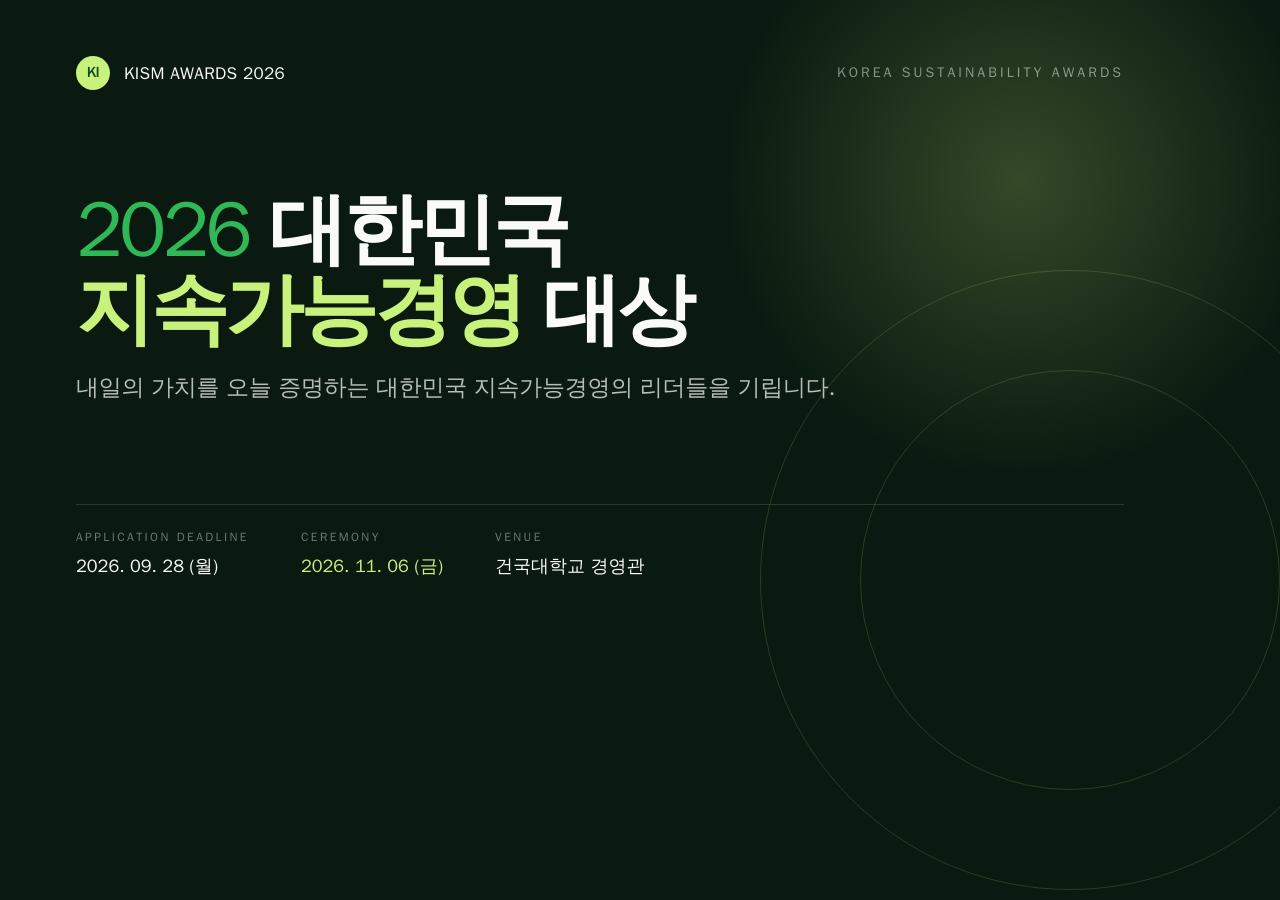
<file: tools/og-image.template.html>
<!DOCTYPE html><html lang="ko"><head><meta charset="utf-8"><style>
*{margin:0;padding:0;box-sizing:border-box}
body{width:1200px;height:630px;background:#0a1a10;color:#fafbf7;overflow:hidden;
 font-family:'Pretendard Variable',Pretendard,'WenQuanYi Zen Hei',sans-serif;position:relative}
.glow{position:absolute;right:-160px;top:-160px;width:680px;height:680px;border-radius:50%;
 background:radial-gradient(circle,rgba(201,242,125,.22),transparent 62%)}
.ring{position:absolute;border:1px solid rgba(201,242,125,.16);border-radius:50%}
.r1{width:620px;height:620px;right:-180px;bottom:-260px}
.r2{width:420px;height:420px;right:-80px;bottom:-160px}
.wrap{position:relative;z-index:2;padding:56px 76px 52px;height:100%;display:flex;flex-direction:column;justify-content:space-between}
.top{display:flex;align-items:center;gap:14px}
.dot{width:34px;height:34px;border-radius:50%;background:#c9f27d;color:#0f4a26;display:grid;place-items:center;font-weight:800;font-size:14px}
.brand{font-size:17px;font-weight:700;letter-spacing:.02em}
.kicker{margin-left:auto;font-size:14px;letter-spacing:.22em;color:rgba(250,251,247,.5);text-transform:uppercase}
h1{font-size:78px;line-height:1.02;letter-spacing:-.045em;font-weight:800}
h1 .yr{color:#2fb855;font-weight:700}
h1 em{font-style:normal;color:#c9f27d}
.sub{margin-top:22px;font-size:23px;color:rgba(250,251,247,.72);letter-spacing:-.01em}
.bot{display:flex;align-items:flex-end;justify-content:space-between;border-top:1px solid rgba(250,251,247,.13);padding-top:24px}
.meta{display:flex;gap:52px}
.mt{font-size:12px;letter-spacing:.2em;color:rgba(250,251,247,.42);text-transform:uppercase;margin-bottom:8px}
.mv{font-size:18px;font-weight:600}
.mv .lime{color:#c9f27d}
</style></head><body>
<div class="glow"></div><div class="ring r1"></div><div class="ring r2"></div>
<div class="wrap">
  <div class="top"><div class="dot">KI</div><div class="brand">KISM AWARDS 2026</div>
    <div class="kicker">Korea Sustainability Awards</div></div>
  <div>
    <h1><span class="yr">2026</span> 대한민국<br><em>지속가능경영</em> 대상</h1>
    <div class="sub">내일의 가치를 오늘 증명하는 대한민국 지속가능경영의 리더들을 기립니다.</div>
  </div>
  <div class="bot">
    <div class="meta">
      <div><div class="mt">Application Deadline</div><div class="mv">2026. 09. 28 (월)</div></div>
      <div><div class="mt">Ceremony</div><div class="mv"><span class="lime">2026. 11. 06 (금)</span></div></div>
      <div><div class="mt">Venue</div><div class="mv">건국대학교 경영관</div></div>
    </div>
  </div>
</div></body></html>
</file>
